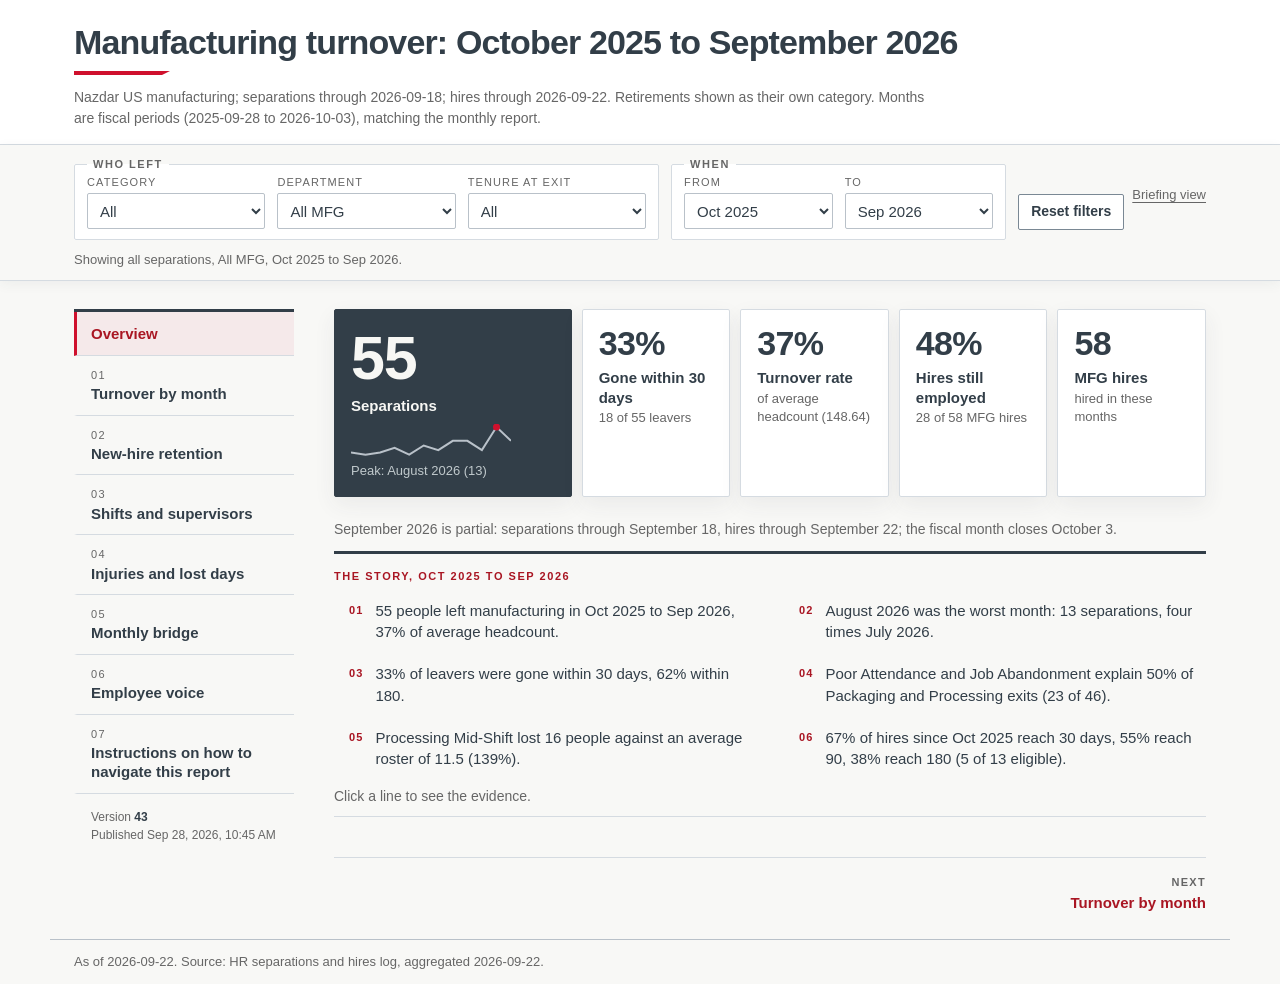
<file: index.html>
<!DOCTYPE html>
<html lang="en">
<head>
<meta charset="utf-8">
<meta name="viewport" content="width=device-width, initial-scale=1">
<title>Manufacturing turnover: October 2025 to September 2026</title>
<link rel="icon" href="data:image/svg+xml,%3Csvg xmlns=%27http://www.w3.org/2000/svg%27 viewBox=%270 0 16 16%27%3E%3Cpath fill=%27%23CF102D%27 d=%27M0 0h16v12L12 16H0z%27/%3E%3C/svg%3E">
<link rel="stylesheet" href="styles.css?v=4fff184">
</head>
<body>
<a id="top"></a>
<header class="page-header">
  <div class="wrap">
    <h1>Manufacturing turnover: October 2025 to September 2026</h1>
    <div class="cut" aria-hidden="true"></div>
    <p id="basis" class="basis"></p>
  </div>
</header>

<div class="filterbar" role="region" aria-label="Filters">
  <div class="wrap filters">
    <fieldset class="filter-group population">
      <legend>Who left</legend>
      <label>Category
        <select id="f-cat">
          <option>All</option><option>Voluntary</option><option>Involuntary</option><option>Retirement</option>
        </select>
      </label>
      <label>Department
        <select id="f-dept">
          <option>All MFG</option><option>Packaging</option><option>Processing</option><option value="SG&amp;A">Nazdar SG&amp;A (comparison)</option>
        </select>
      </label>
      <label>Tenure at exit
        <select id="f-tenure">
          <option>All</option><option>0-30 days</option><option>31-90 days</option><option>91-180 days</option><option>Over 180 days</option>
        </select>
      </label>
    </fieldset>
    <fieldset class="filter-group window">
      <legend>When</legend>
      <label>From <select id="f-m0"></select></label>
      <label>To <select id="f-m1"></select></label>
    </fieldset>
    <div class="filter-actions">
      <button type="button" id="btn-reset" class="btn">Reset filters</button>
      <a id="to-concept" class="view-switch" href="concept/">Briefing view</a>
    </div>
  </div>
  <p id="selection" class="wrap selection" aria-live="polite"></p>
</div>

<div class="layout wrap">
<nav class="tabs" aria-label="Sections">
  <a href="#overview" data-tab="s0"><span>Overview</span></a>
  <a href="#turnover" data-tab="s1"><small>01</small><span>Turnover by month</span></a>
  <a href="#retention" data-tab="s2"><small>02</small><span>New-hire retention</span></a>
  <a href="#shifts" data-tab="s3"><small>03</small><span>Shifts and supervisors</span></a>
  <a href="#injuries" data-tab="s7"><small>04</small><span>Injuries and lost days</span></a>
  <a href="#bridge" data-tab="s5"><small>05</small><span>Monthly bridge</span></a>
  <a href="#voice" data-tab="s4"><small>06</small><span>Employee voice</span></a>
  <a href="#instructions" data-tab="s6"><small>07</small><span>Instructions on how to navigate this report</span></a>
  <p class="stamp">Version <strong class="stamp-v">43</strong><br>Published <span class="stamp-t">Sep 28, 2026, 10:45 AM</span></p>
</nav>
<main>
  <section id="s0" class="panel-tab">
    <div class="kpis" id="kpis" aria-label="Key figures"></div>
    <p class="caption" id="kpi-note"></p>
    <div class="story" id="story" aria-label="The story"></div>
  </section>

  <section id="s1" class="panel-tab">
    <h2 data-n="01">Turnover by month</h2>
    <p class="scope">Responds to every filter above. Turnover % = separations in the month ÷ start-of-month headcount for the selected department. All MFG includes Plant Administration, Warehouse MFG and Quality Control MFG, the manufacturing departments outside Packaging and Processing. Nazdar SG&amp;A is there to compare against, with the same charts.</p>
    <figure id="c11"></figure>
    <figure id="c12"></figure>
    <figure id="c13"></figure>
    <figure id="t14"></figure>
    <figure id="t15"></figure>
  </section>

  <section id="s2" class="panel-tab">
    <h2 data-n="02">New-hire retention by cohort</h2>
    <p class="scope">Nazdar MFG hires in the From and To months above, or Nazdar SG&amp;A for comparison. Use the two selectors below to narrow it.</p>
    <p class="callout" id="ret-tie" aria-live="polite"></p>
    <div class="filters local">
      <label>Scope <select id="f2-scope"><option value="all">All MFG</option><option value="frontline">Packaging + Processing</option><option value="sga">Nazdar SG&amp;A</option></select></label>
      <label>Hire source <select id="f2-source"><option>All</option></select></label>
    </div>
    <figure id="t21"></figure>
    <figure id="c22"></figure>
    <p class="caption" id="ret-def"></p>
  </section>

  <section id="s3" class="panel-tab">
    <h2 data-n="03">Departures against headcount, by shift and supervisor</h2>
    <p class="scope">All categories, in the From and To months above. The Department filter adds the reason columns in the shift table. The supervisor view always covers the whole period.</p>
    <figure id="t31"></figure>
    <figure id="t32"></figure>
    <figure id="c32"></figure>
    <details id="t33">
      <summary>Show supervisor view</summary>
      <div class="details-body"></div>
    </details>
  </section>

  <section id="s7" class="panel-tab">
    <h2 data-n="04">Injuries and time on the job</h2>
    <p class="scope" id="s7-scope"></p>
    <div class="injury-lead" id="h7" aria-live="polite"></div>
    <figure id="c74"></figure>
    <h3>Injuries, lost days and turnover by month</h3>
    <div class="kpis four" id="k7" aria-label="Workers' comp key figures"></div>
    <figure id="c71"></figure>
    <figure id="c71s"></figure>
    <p class="callout" id="r7"></p>
    <figure id="c72"></figure>
    <figure id="t73"></figure>
  </section>

  <section id="s5" class="panel-tab">
    <h2 data-n="05">Monthly bridge</h2>
    <p class="scope">All categories, in the From and To months above. Transfers are tracked separately and are not in the hire and separation lists used here; the last column shows the difference they and timing make.</p>
    <figure id="t51a"></figure>
    <figure id="t51b"></figure>
    <figure id="c52"></figure>
  </section>

  <section id="s4" class="panel-tab">
    <h2 data-n="06">What employees are telling us</h2>
    <div id="s4-body" class="panel"></div>
  </section>

  <section id="s6" class="panel-tab">
    <h2 data-n="07">Instructions on how to navigate this report</h2>
    <div class="howto">
      <h3>1. The filters at the top change the charts</h3>
      <ul class="notes">
        <li><strong>Who left:</strong> pick the category (voluntary, involuntary, retirement), the department (All MFG, Packaging, Processing, or Nazdar SG&amp;A to compare), and tenure at exit (time on the job when they left).</li>
        <li><strong>When:</strong> pick the From and To months.</li>
        <li><strong>Reset filters</strong> puts everything back to the default.</li>
      </ul>
      <h3>2. The menu on the left has one section per question</h3>
      <ul class="notes">
        <li><strong>Overview:</strong> start here. The key numbers and the story in six lines. Click a line to jump to its evidence.</li>
        <li><strong>01 Turnover by month:</strong> separations by month, department, category and time on the job, with the reasons.</li>
        <li><strong>02 New-hire retention:</strong> how many new hires stayed 30, 90 and 180 days, by hire month and hire source.</li>
        <li><strong>03 Shifts and supervisors:</strong> departures against team size by shift. The supervisor view opens under the charts.</li>
        <li><strong>04 Injuries and lost days:</strong> injuries by time on the job, and injuries and lost days against turnover. This is the only section that reaches back to January 2024; its two date buttons change only its headline and the chart under it.</li>
        <li><strong>05 Monthly bridge:</strong> hires, departures and headcount month by month.</li>
        <li><strong>06 Employee voice:</strong> what exit codes and the listening sessions say.</li>
        <li><strong>07 This page:</strong> how to use the report, and how the numbers are worked out.</li>
      </ul>
      <h3>3. Reading the charts</h3>
      <ul class="notes">
        <li><strong>Hover</strong> over any bar to see the exact number.</li>
        <li><strong>Click:</strong> on some charts, clicking a bar filters the page to it.</li>
        <li><strong>Skim:</strong> each chart has a one-line takeaway above it. <strong>Show as table</strong> under a chart lists its numbers.</li>
      </ul>
      <h3>4. Good to know</h3>
      <ul class="notes">
        <li><strong>The link keeps your view.</strong> Copy the address bar and send it; the other person sees the same section and filters.</li>
        <li><strong>Briefing view:</strong> the small link next to Reset filters shows the same data on one screen.</li>
        <li><strong>Print or save as PDF</strong> from your browser's menu. Every section prints, one per page.</li>
        <li><strong>Version number:</strong> under the menu. It changes each time the data is updated.</li>
      </ul>
    </div>
    <h3>Basis note: how the numbers are worked out</h3>
    <p id="s6-body" class="panel"></p>
    <h3>Notes on the data</h3>
    <ul id="notes" class="notes"></ul>
  </section>
</main>
</div>

<p class="print-foot" aria-hidden="true"></p>
<footer class="wrap">
  <p id="footer-line"></p>
  <p class="stamp stamp-footer">Version <strong class="stamp-v">43</strong>, published <span class="stamp-t">Sep 28, 2026, 10:45 AM</span></p>
</footer>

<script src="vendor/chart.umd.js"></script>
<script src="data/data.js?v=4fff184"></script>
<script src="app.js?v=4fff184"></script>
</body>
</html>
</file>
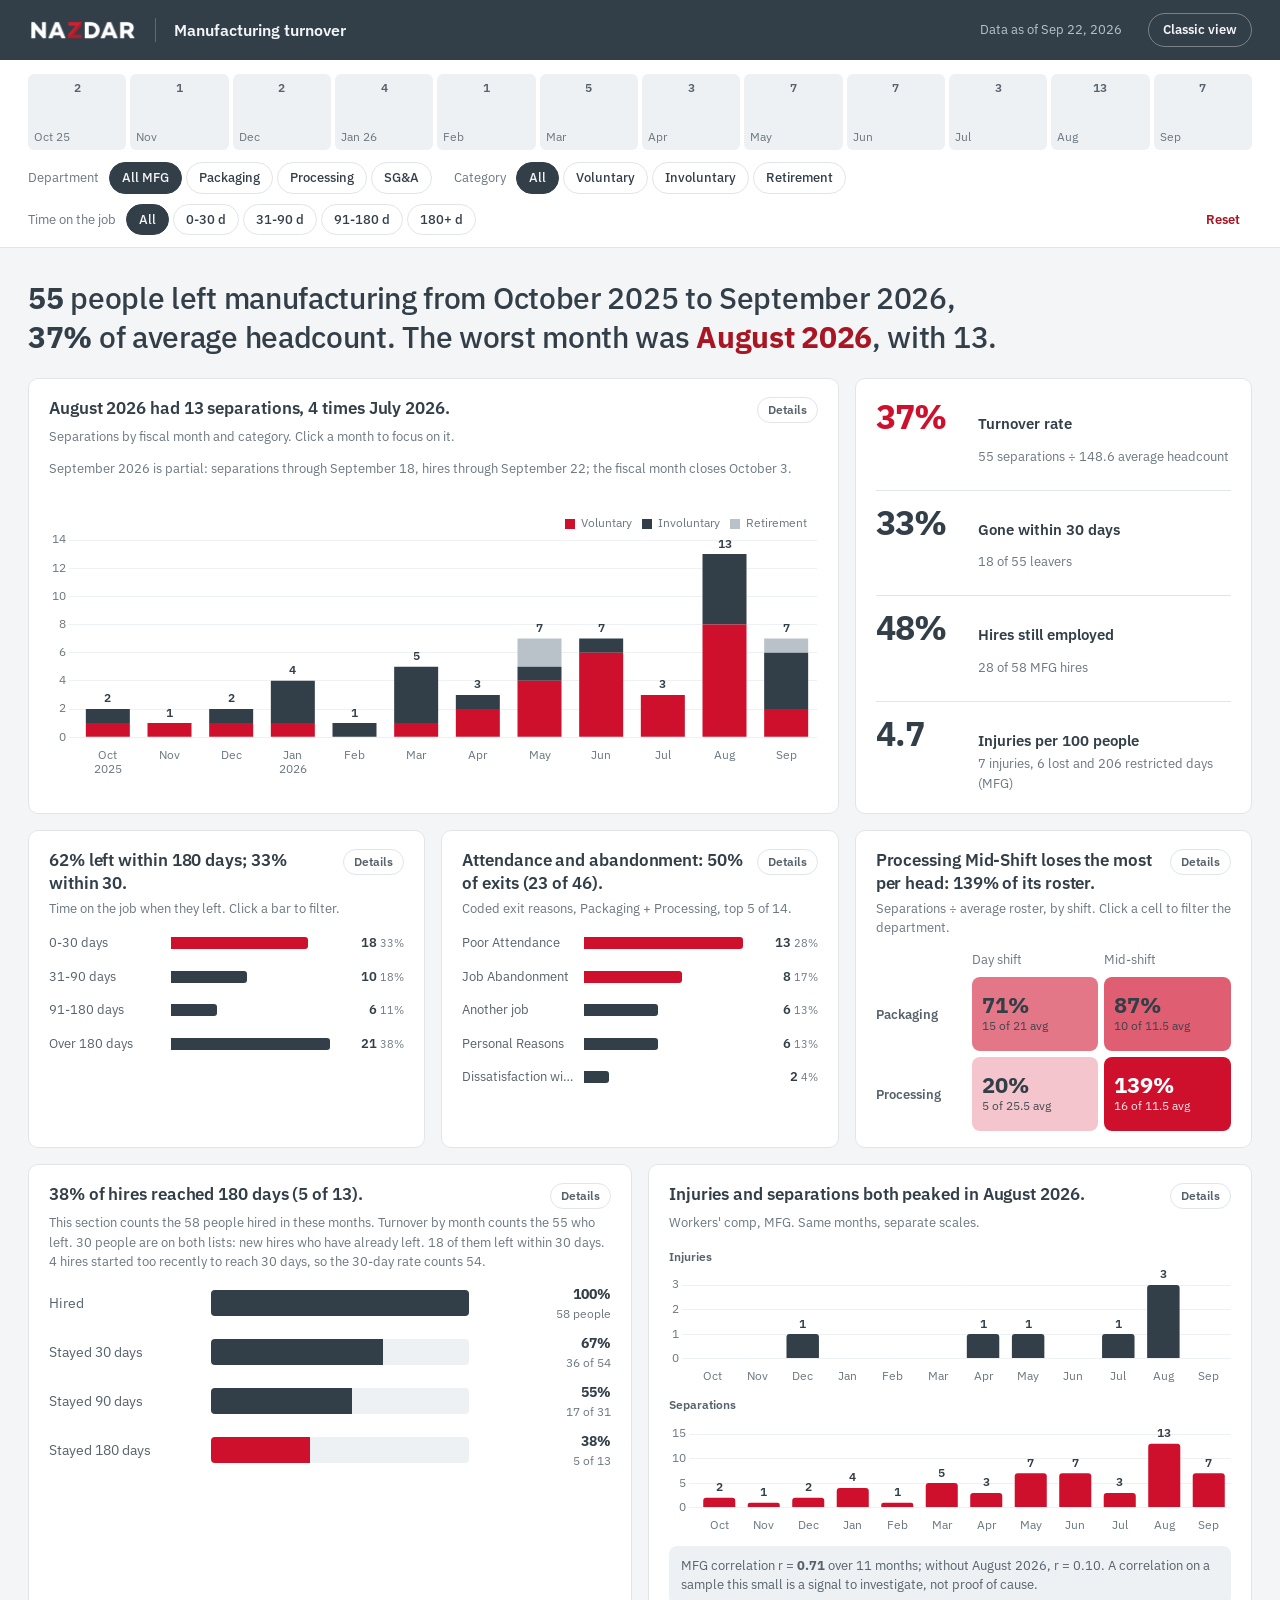
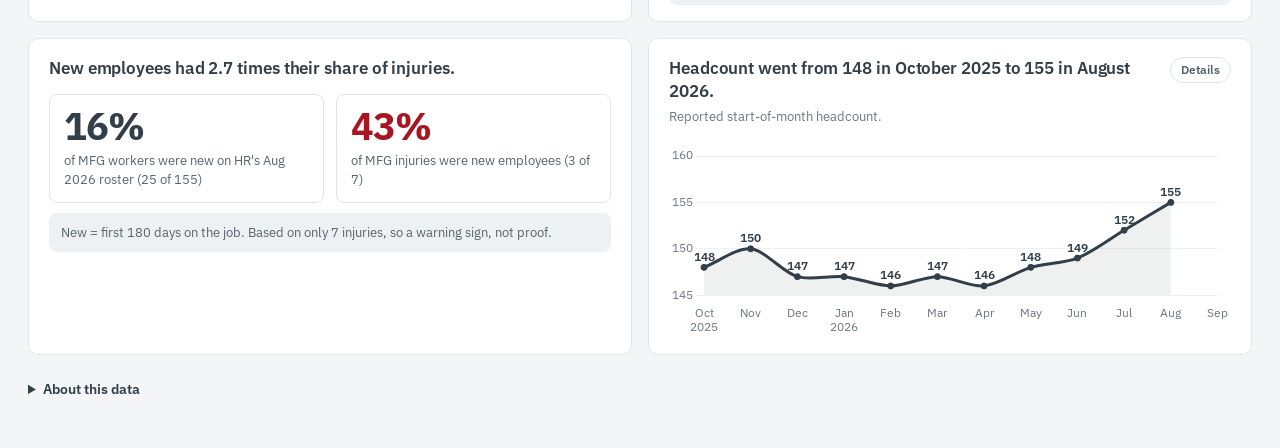
<file: concept/index.html>
<!DOCTYPE html>
<html lang="en">
<head>
<meta charset="utf-8">
<meta name="viewport" content="width=device-width, initial-scale=1">
<title>Manufacturing turnover briefing (concept)</title>
<link rel="icon" href="data:image/svg+xml,%3Csvg xmlns=%27http://www.w3.org/2000/svg%27 viewBox=%270 0 16 16%27%3E%3Crect width=%2716%27 height=%2716%27 fill=%27%23CF102D%27/%3E%3C/svg%3E">
<link rel="preconnect" href="https://fonts.googleapis.com">
<link rel="preconnect" href="https://fonts.gstatic.com" crossorigin>
<link rel="stylesheet" href="https://fonts.googleapis.com/css2?family=IBM+Plex+Sans:wght@400;500;600;700&display=swap">
<link rel="stylesheet" href="concept.css?v=4fff184">
</head>
<body>
<header class="topbar">
  <div class="wrap topbar-in">
    <img class="logo" src="nazdar-reversed.png" alt="Nazdar" width="1790" height="330">
    <span class="topbar-title">Manufacturing turnover</span>
    <span class="topbar-meta" id="asof"></span>
    <a class="view-switch" id="to-classic" href="../">Classic view</a>
  </div>
</header>

<section class="controls" aria-label="Filters">
  <div class="wrap">
    <div class="timeline" id="timeline" role="group" aria-label="Months: click one, or drag across several"></div>
    <div class="pillrows">
      <div class="pillrow" id="p-dept" role="group" aria-label="Department"></div>
      <div class="pillrow" id="p-cat" role="group" aria-label="Category"></div>
      <div class="pillrow" id="p-tenure" role="group" aria-label="Time on the job at exit"></div>
      <button type="button" class="reset" id="reset">Reset</button>
    </div>
  </div>
</section>

<main class="wrap">
  <p class="lede" id="lede" aria-live="polite"></p>

  <div class="grid">
    <article class="tile span-8" id="t-month">
      <header><h2 id="t-month-h"></h2><button type="button" class="more" data-detail="month">Details</button></header>
      <p class="hint">Separations by fiscal month and category. Click a month to focus on it.</p>
      <p class="hint" id="t-month-partial"></p>
      <div class="plot tall"><canvas id="c-month"></canvas></div>
    </article>

    <article class="tile span-4 stats" id="t-stats" aria-label="Key figures"></article>

    <article class="tile span-4" id="t-tenure">
      <header><h2 id="t-tenure-h"></h2><button type="button" class="more" data-detail="tenure">Details</button></header>
      <p class="hint">Time on the job when they left. Click a bar to filter.</p>
      <div class="bars" id="b-tenure"></div>
    </article>

    <article class="tile span-4" id="t-reasons">
      <header><h2 id="t-reasons-h"></h2><button type="button" class="more" data-detail="reasons">Details</button></header>
      <p class="hint" id="t-reasons-hint"></p>
      <div class="bars" id="b-reasons"></div>
    </article>

    <article class="tile span-4" id="t-shift">
      <header><h2 id="t-shift-h"></h2><button type="button" class="more" data-detail="shift">Details</button></header>
      <p class="hint">Separations ÷ average roster, by shift. Click a cell to filter the department.</p>
      <div class="heat" id="h-shift"></div>
    </article>

    <article class="tile span-6" id="t-retention">
      <header><h2 id="t-retention-h"></h2><button type="button" class="more" data-detail="retention">Details</button></header>
      <p class="hint" id="t-retention-hint">Hires in the selected months, and how many stayed each milestone (of those employed long enough to count).</p>
      <div class="funnel" id="f-retention"></div>
    </article>

    <article class="tile span-6" id="t-injury">
      <header><h2 id="t-injury-h"></h2><button type="button" class="more" data-detail="injury">Details</button></header>
      <p class="hint" id="t-injury-hint"></p>
      <div class="twin">
        <div><span class="twin-l">Injuries</span><div class="plot short"><canvas id="c-inj"></canvas></div></div>
        <div><span class="twin-l">Separations</span><div class="plot short"><canvas id="c-sep"></canvas></div></div>
      </div>
      <p class="note" id="t-injury-r"></p>
    </article>

    <article class="tile span-6" id="t-newinj">
      <header><h2 id="t-newinj-h"></h2></header>
      <div class="vs" id="t-newinj-vs"></div>
      <p class="note" id="t-newinj-n"></p>
    </article>

    <article class="tile span-6" id="t-bridge">
      <header><h2 id="t-bridge-h"></h2><button type="button" class="more" data-detail="bridge">Details</button></header>
      <p class="hint">Reported start-of-month headcount.</p>
      <div class="plot mid"><canvas id="c-hc"></canvas></div>
    </article>
  </div>

  <details class="about">
    <summary>About this data</summary>
    <p id="about-basis"></p>
    <ul id="about-notes"></ul>
  </details>
</main>

<div class="scrim" id="scrim" hidden></div>
<aside class="drawer" id="drawer" aria-hidden="true" aria-labelledby="drawer-h" role="dialog">
  <header><h2 id="drawer-h"></h2><button type="button" class="close" id="drawer-close" aria-label="Close details">Close</button></header>
  <div id="drawer-body"></div>
</aside>

<script>window.TURNOVER_NO_UI = true;</script>
<script src="../vendor/chart.umd.js"></script>
<script src="../data/data.js?v=4fff184"></script>
<script src="../app.js?v=4fff184"></script>
<script src="concept.js?v=4fff184"></script>
</body>
</html>
</file>
<file: styles.css>
/* Nazdar brand kit (2023 guide + extended layer). Web fallback ladder: Campton, Arial, Helvetica. */
:root {
  /* Brand layer (2023 guide) */
  --red: #CF102D;        /* Nazdar Red, PMS 186: fills, display, primary action. 5.58:1 on white */
  --red-dark: #A91623;   /* Nazdar Dark Red, PMS 187: brand text, links, hover. 7.43:1 on white */
  --text: #323E48;       /* Dark Gray, PMS 432: body text, header band. 10.95:1 on white */
  --muted: #666666;      /* Cool Gray: secondary text, captions. 5.74:1 on white */
  /* Extended layer: not in the guide, not approved as Nazdar standard */
  --n50: #F4F6F8;        /* neutral ramp, hue-matched to PMS 432 */
  --n100: #E9EDF0;
  --n200: #D5DBE1;
  --n300: #B9C1C9;
  --n500: #7A8894;
  --paper: #F8F8F6;      /* page background behind the white cards */
  --card: #FFFFFF;
  --tint: #EEF0EF;       /* note boxes, hover rows */
  --red-tint: #F5E9EA;   /* active tab, callouts */
  --on-dark: #F7F7F4;    /* text on the Dark Gray hero card. 10.3:1 */
  --on-dark-muted: #C0C9CC; /* secondary text on the hero card. 6.9:1 */
  --shadow: 0 8px 22px rgba(50, 62, 72, .07);
}
* { box-sizing: border-box; }
html { scroll-behavior: smooth; }
body {
  margin: 0;
  font-variant-numeric: tabular-nums;
  font-family: Campton, Arial, Helvetica, sans-serif;
  font-size: 16px;
  line-height: 1.55;
  color: var(--text);
  background: var(--paper);
}
.wrap { max-width: 1180px; margin: 0 auto; padding: 0 24px; }
h1 { font-size: 31px; font-weight: 700; letter-spacing: -0.02em; line-height: 1.1; margin: 0 0 8px; }
h2 { font-size: 25px; font-weight: 700; letter-spacing: -0.01em; line-height: 1.15; margin: 56px 0 8px; }
h3 { font-size: 20px; font-weight: 500; margin: 20px 0 8px; }
a { color: var(--red-dark); }
a:hover { color: var(--red); }

/* Header: light and compact, so the dark hero KPI stays the one heavy element. The one diagonal-cut rule per piece sits under the headline. */
.page-header { padding: 24px 0 16px; background: var(--card); border-bottom: 1px solid var(--n200); }
.page-header h1 { margin: 0 0 10px; font-size: clamp(26px, 3vw, 34px); letter-spacing: -0.025em; }
.cut { width: 96px; height: 4px; background: var(--red); margin: 0 0 12px; clip-path: polygon(0 0, 100% 0, calc(100% - 8px) 100%, 0 100%); }
.basis { max-width: 860px; color: var(--muted); font-size: 14px; line-height: 1.45; margin: 0; }
/* Version stamp: written by tools/bump.sh on every push, so viewers can tell which build they are looking at. */
.stamp { margin: 14px 0 0 17px; color: var(--muted); font-size: 12px; line-height: 1.5; }
.stamp strong { color: var(--text); }
.stamp-footer { display: none; margin: 8px 0 0; }

/* Filter bar */
.filterbar {
  position: sticky; top: 0; z-index: 10;
  background: var(--paper); border-bottom: 1px solid var(--n200); box-shadow: 0 3px 12px rgba(50, 62, 72, .06);
  padding: 14px 0 10px;
}
.filters { display: flex; flex-wrap: wrap; gap: 8px 16px; align-items: end; }
.filterbar .filters { gap: 12px; align-items: stretch; }
.filter-group { display: flex; flex-wrap: wrap; gap: 8px 12px; align-items: end; align-content: flex-end; min-width: 0; margin: 0; padding: 6px 12px 10px; border: 1px solid var(--n200); border-radius: 2px; background: var(--card); }
.filter-group.population { flex: 3 1 480px; }
.filter-group.window { flex: 1 1 300px; }
.filter-group legend { padding: 0 6px; color: var(--muted); font-size: 11px; font-weight: 700; letter-spacing: .14em; line-height: 1; text-transform: uppercase; }
.filter-group label { flex: 1 1 120px; }
.filters label { display: flex; flex-direction: column; font-size: 11px; font-weight: 500; text-transform: uppercase; letter-spacing: 0.1em; line-height: 1.2; gap: 4px; color: var(--muted); }
.filters select { font: inherit; font-size: 15px; text-transform: none; letter-spacing: 0; height: 36px; padding: 4px 8px; border: 1px solid var(--n300); border-radius: 2px; background: var(--card); color: var(--text); min-width: 0; width: 100%; cursor: pointer; }
.filters select:hover { border-color: var(--text); }
.filters.local { margin: 12px 0 16px; padding: 10px 12px; border: 1px solid var(--n200); background: var(--tint); }
.filters.local label { flex: 0 1 220px; }
.filter-actions { display: flex; gap: 8px; align-items: end; padding-bottom: 10px; }
.btn { font: inherit; font-size: 14px; font-weight: 700; min-height: 36px; padding: 6px 12px; border: 1px solid var(--n500); border-radius: 2px; background: var(--card); color: var(--text); cursor: pointer; }
.btn:hover { background: var(--n100); border-color: var(--text); }
.btn-primary { background: var(--red); border-color: var(--red); color: #fff; }
.btn-primary:hover { background: var(--red-dark); border-color: var(--red-dark); }
.btn:focus-visible, select:focus-visible, summary:focus-visible { outline: 2px solid var(--red-dark); outline-offset: 2px; }
.selection { margin: 10px auto 0; font-size: 13px; color: var(--muted); }

/* KPIs */
.kpis { display: grid; grid-template-columns: 1.6fr repeat(4, 1fr); gap: 10px; margin: 28px 0 22px; }
.kpi { background: var(--card); border: 1px solid var(--n200); border-radius: 2px; padding: 16px; box-shadow: var(--shadow); }
.kpi .v { font-size: 34px; font-weight: 700; letter-spacing: -0.02em; line-height: 1.05; white-space: nowrap; }
.kpi.hero { position: relative; overflow: hidden; background: var(--text); border-color: var(--text); color: var(--on-dark); }
.kpi.hero .v { font-size: 61px; color: var(--on-dark); }
.kpi.hero .l { color: var(--on-dark); }
.kpi .l { font-size: 15px; font-weight: 700; line-height: 1.3; color: var(--text); margin-top: 6px; }
.kpi .sub { font-size: 13px; line-height: 1.4; color: var(--muted); margin-top: 2px; }
.kpi.hero .sub { color: var(--on-dark-muted); }

/* Layout: left tabs, one panel at a time */
.layout { display: grid; grid-template-columns: 220px 1fr; gap: 40px; align-items: start; }
.layout > main { min-width: 0; }
.tabs { position: sticky; top: calc(var(--fb, 132px) + 16px); display: flex; flex-direction: column; margin-top: 28px; border-top: 3px solid var(--text); }
.tabs a { display: flex; flex-direction: column; gap: 2px; padding: 12px 12px 11px 14px; border-left: 3px solid transparent; border-bottom: 1px solid var(--n200); color: var(--text); text-decoration: none; font-size: 15px; font-weight: 700; line-height: 1.3; }
.tabs a small { font-size: 11px; font-weight: 500; letter-spacing: 0.12em; color: var(--muted); }
.tabs a:hover { background: var(--tint); color: var(--red-dark); }
.tabs a[aria-current="page"] { border-left-color: var(--red); background: var(--red-tint); color: var(--red-dark); }
.tabs a[aria-current="page"] small { color: var(--red-dark); }
.panel-tab { display: none; }
.panel-tab.active { display: block; }
.panel-tab > h2 { padding-bottom: 12px; border-bottom: 1px solid var(--n200); font-size: clamp(24px, 3vw, 32px); letter-spacing: -0.025em; }
.panel-tab > h2:first-child { margin-top: 30px; }
.pager { display: flex; justify-content: space-between; gap: 16px; margin: 40px 0 24px; padding-top: 16px; border-top: 1px solid var(--n200); }
.pager a { font-size: 15px; font-weight: 700; text-decoration: none; }
.pager a span { display: block; font-size: 11px; letter-spacing: 0.12em; text-transform: uppercase; color: var(--muted); }
.pager a.next { text-align: right; margin-left: auto; }

/* Story */
.story { border-top: 3px solid var(--text); border-bottom: 1px solid var(--n200); padding: 16px 0 10px; margin: 0 0 8px; }
.kicker { font-size: 11px; font-weight: 700; text-transform: uppercase; letter-spacing: 0.14em; line-height: 1.2; color: var(--red-dark); margin: 0 0 8px; }
.story ol { list-style: none; margin: 0; padding: 0; counter-reset: story; display: grid; grid-template-columns: 1fr 1fr; gap: 4px 28px; }
.story li { counter-increment: story; }
.story button { font: inherit; font-size: 15px; line-height: 1.45; text-align: left; color: var(--text); background: none; border: 0; border-left: 3px solid transparent; padding: 8px 12px; width: 100%; cursor: pointer; display: flex; gap: 12px; }
.story button::before { content: counter(story, decimal-leading-zero); font-size: 11px; font-weight: 700; letter-spacing: 0.1em; color: var(--red-dark); padding-top: 3px; }
.story button:hover { border-left-color: var(--red); background: var(--tint); }
.story button:focus-visible { outline: 2px solid var(--red-dark); outline-offset: 2px; }
.story .caption { margin: 8px 0 0; }

/* Chips */
.selection { display: flex; flex-wrap: wrap; gap: 8px; align-items: center; }
.chip { font: inherit; font-size: 13px; font-weight: 700; line-height: 1.2; padding: 4px 8px; border: 1px solid var(--n500); border-radius: 2px; background: var(--card); color: var(--text); cursor: pointer; }
.chip:hover { border-color: var(--red); color: var(--red-dark); }
.chip-all { border-color: transparent; background: none; text-decoration: underline; padding-left: 0; color: var(--red-dark); }
.spark { display: block; margin-top: 8px; }

/* Figures: each chart or table is a white card with a short red tick at the top left. */
.scope, .caption { color: var(--muted); font-size: 14px; line-height: 1.45; margin: 4px 0 12px; }
.scope { max-width: 860px; margin: 0 0 8px; font-size: 14px; }
figure { position: relative; overflow: hidden; margin: 20px 0; padding: 18px 20px 14px; background: var(--card); border: 1px solid var(--n200); border-radius: 2px; box-shadow: var(--shadow); }
figure .takeaway { max-width: 780px; font-size: 18px; font-weight: 700; line-height: 1.3; margin: 0 0 4px; }
figure .caption { max-width: 880px; font-size: 13px; margin: 0 0 8px; }
.chartbox { position: relative; height: 310px; margin-top: 12px; }
.chartbox.tall { height: 250px; }
.tbl-toggle { font-size: 12px; min-height: 30px; margin-top: 10px; padding: 4px 8px; }
.chart-table { display: none; }
.chart-table.open { display: block; }

/* Tables */
table { border-collapse: collapse; width: 100%; font-size: 13px; line-height: 1.45; margin: 8px 0; }
th, td { padding: 9px 10px; border-bottom: 1px solid var(--n200); text-align: right; white-space: nowrap; font-weight: 400; }
th:first-child, td:first-child { text-align: left; }
thead th { background: var(--n100); font-size: 12px; font-weight: 700; position: sticky; top: 0; }
tbody tr:hover td, tbody tr:hover th { background: var(--tint); }
tbody tr.total td, tbody tr.total th { font-weight: 700; border-top: 2px solid var(--text); }
.table-scroll { overflow-x: auto; }
.matrix th.grp { text-align: center; border-left: 1px solid var(--n200); }
.matrix td.tot { font-weight: 500; border-right: 1px solid var(--n200); }
.matrix td:empty::after { content: '·'; color: var(--n300); }
.injury-lead { margin: 8px 0 4px; }
.injury-lead .lead-stat { font-size: 24px; line-height: 1.25; font-weight: 700; margin: 14px 0 12px; }
.seg { display: inline-flex; flex-wrap: wrap; border: 1px solid var(--n500); border-radius: 2px; overflow: hidden; }
.seg-label { display: block; font-size: 12px; font-weight: 700; text-transform: uppercase; letter-spacing: .04em; color: var(--muted); margin-bottom: 4px; }
.seg-label em { font-style: normal; font-weight: 400; text-transform: none; letter-spacing: 0; }
.seg-btn { font: inherit; font-size: 13px; font-weight: 700; padding: 6px 12px; border: 0; background: var(--card); color: var(--text); cursor: pointer; text-align: left; line-height: 1.25; }
.seg-btn + .seg-btn { border-left: 1px solid var(--n500); }
.seg-btn small { display: block; font-weight: 400; color: var(--muted); }
.seg-btn[aria-pressed="true"] { background: var(--text); color: var(--on-dark); }
.seg-btn[aria-pressed="true"] small { color: var(--on-dark-muted); }
.vs { display: grid; grid-template-columns: repeat(2, minmax(0, 1fr)); gap: 12px; max-width: 560px; }
.vs div { border: 1px solid var(--n200); border-radius: 2px; padding: 12px 14px; background: var(--card); }
.vs b { display: block; font-size: 40px; line-height: 1; letter-spacing: -0.02em; }
.vs span { display: block; margin-top: 6px; font-size: 14px; }
.vs .hot { border-left: 4px solid var(--red); }
.vs .hot b { color: var(--red-dark); }
.callout { background: var(--red-tint); border-left: 3px solid var(--red); padding: 8px 12px; margin: 12px 0 2px; font-size: 14px; font-weight: 500; }
.na { color: var(--muted); font-size: 13px; cursor: help; border-bottom: 1px dotted var(--muted); }
.swatch { display: inline-block; width: 10px; height: 10px; border-radius: 2px; margin-right: 8px; vertical-align: middle; }

details { border: 1px solid var(--n200); border-radius: 2px; padding: 10px 14px; margin: 16px 0; background: var(--card); }
summary { cursor: pointer; font-weight: 700; color: var(--red-dark); }
.details-body { margin-top: 8px; }
.panel { background: var(--card); border: 1px solid var(--n200); border-radius: 2px; padding: 16px 20px; box-shadow: var(--shadow); }
.placeholder { border: 1px dashed var(--n500); border-radius: 2px; padding: 12px 16px; background: var(--paper); }
.totop { display: inline-block; font-size: 14px; margin-top: 8px; }
footer { margin: 24px auto 32px; font-size: 13px; line-height: 1.45; color: var(--muted); border-top: 1px solid var(--n300); padding-top: 12px; }
footer ul { padding-left: 20px; }

/* Motion. Each section rises in when its tab opens (display none to block restarts the animation),
   the KPI cards and story lines arrive in sequence, and cards lift on hover. The entrance slides but never
   fades: a paused or throttled page (background tab, preview, slow laptop) freezes mid-animation, and a
   fade would leave the evidence invisible there. Off for reduced-motion users, below. */
@keyframes rise { from { transform: translateY(18px); } to { transform: none; } }
@keyframes draw { from { stroke-dashoffset: 1; } to { stroke-dashoffset: 0; } }
@keyframes pop { 0% { transform: scale(0); } 70% { transform: scale(1.5); } 100% { transform: scale(1); } }
@keyframes grow { from { transform: scaleX(0); } to { transform: scaleX(1); } }
.panel-tab.active > * { animation: rise .5s cubic-bezier(.2, .7, .2, 1) both; }
.panel-tab.active > :nth-child(2) { animation-delay: .06s; }
.panel-tab.active > :nth-child(3) { animation-delay: .12s; }
.panel-tab.active > :nth-child(4) { animation-delay: .18s; }
.panel-tab.active > :nth-child(5) { animation-delay: .24s; }
.panel-tab.active > :nth-child(n+6) { animation-delay: .3s; }
.panel-tab.active .kpi { animation: rise .5s cubic-bezier(.2, .7, .2, 1) both; }
.panel-tab.active .kpi:nth-child(2) { animation-delay: .08s; }
.panel-tab.active .kpi:nth-child(3) { animation-delay: .16s; }
.panel-tab.active .kpi:nth-child(4) { animation-delay: .24s; }
.panel-tab.active .kpi:nth-child(5) { animation-delay: .32s; }
.panel-tab.active .story li { animation: rise .45s cubic-bezier(.2, .7, .2, 1) both; animation-delay: calc(.35s + var(--i, 0) * .07s); }
.story li:nth-child(1) { --i: 0; } .story li:nth-child(2) { --i: 1; } .story li:nth-child(3) { --i: 2; }
.story li:nth-child(4) { --i: 3; } .story li:nth-child(5) { --i: 4; } .story li:nth-child(6) { --i: 5; }
.cut { transform-origin: left; animation: grow .6s .15s cubic-bezier(.2, .7, .2, 1) both; }
.spark-line { stroke-dasharray: 1; animation: draw 1.1s .3s ease-out both; }
.spark-peak { transform-box: fill-box; transform-origin: center; animation: pop .45s 1.3s ease-out both; }
.kpi, figure, .panel, details { transition: transform .2s ease, box-shadow .2s ease, border-color .2s ease; }
.kpi:hover, figure:hover { transform: translateY(-2px); box-shadow: 0 14px 30px rgba(50, 62, 72, .12); border-color: var(--n300); }
.kpi.hero:hover { border-color: var(--text); }
.tabs a, .story button, .chip, .btn, .filters select { transition: background-color .18s ease, color .18s ease, border-color .18s ease, padding .18s ease, transform .18s ease; }
.tabs a:hover { transform: translateX(3px); }
.story button:hover { padding-left: 16px; }
.btn:hover { transform: translateY(-1px); }
.chip { animation: rise .3s ease-out both; }
.filter-group:focus-within { border-color: var(--red); }
@media (prefers-reduced-motion: reduce) {
  *, *::before, *::after { animation: none !important; transition: none !important; }
  html { scroll-behavior: auto; }
}

@media (max-width: 1080px) {
  .kpis { grid-template-columns: 1.4fr repeat(2, 1fr); }
  .kpi.hero { grid-row: span 2; }
}
@media (max-width: 900px) {
  .wrap { padding: 0 20px; }
  .layout { display: block; }
  .tabs { position: static; flex-direction: row; overflow-x: auto; border-top: 0; border-bottom: 1px solid var(--n200); margin: 8px 0 0; }
  .tabs a { flex: 0 0 auto; border-left: 0; border-bottom: 3px solid transparent; margin: 0; padding: 8px 12px; }
  .tabs a[aria-current="page"] { border-bottom-color: var(--red); }
  .tabs .stamp { display: none; }
  .stamp-footer { display: block; }
  .story ol { grid-template-columns: 1fr; }
  .kpis { grid-template-columns: 1fr 1fr; }
  .kpi.hero { grid-column: span 2; grid-row: auto; }
}
@media (max-width: 640px) {
  .wrap { padding: 0 16px; }
  .filterbar { position: static; }
  .filterbar .filters { display: block; }
  .filter-group { margin-bottom: 8px; }
  .filter-actions { padding-bottom: 0; justify-content: flex-end; }
  .kpi.hero .v { font-size: 49px; }
  .kpi .v { font-size: 28px; }
  figure { padding: 14px 12px 10px; }
  figure .takeaway { font-size: 16px; }
  .chartbox { height: 260px; }
}

.howto h3 { margin-top: 20px; }
.howto .notes li { margin-bottom: 6px; }
.print-foot { display: none; }
@media print {
  .panel-tab { display: block !important; break-before: page; }
  .panel-tab:first-of-type { break-before: auto; }
  .tabs, .filterbar, .pager, .seg, .seg-label { display: none !important; }
  .layout { display: block; }
  figure, .kpis, table { break-inside: avoid; }
  .print-foot { display: block; position: fixed; bottom: 0; left: 0; right: 0; font-size: 9px; color: #666; padding: 2px 0; background: #fff; }
  body { padding-bottom: 20px; }
  *, *::before, *::after { animation: none !important; transition: none !important; }
  body { background: #fff; }
  .page-header { border-bottom: 2px solid var(--text); }
  .kpi.hero { background: #fff; color: var(--text); }
  .kpi.hero .v { color: var(--red); }
  .kpi.hero .l { color: var(--text); }
  figure, .kpi, .panel { box-shadow: none; }
  .filterbar { position: static; box-shadow: none; background: #fff; }
  .btn, .totop, .tbl-toggle, .chip, .story .caption, .tabs, .pager { display: none !important; }
  .layout { display: block; }
  .panel-tab { display: block !important; }
  .story button { cursor: default; }
  .chart-table { display: block !important; }
  details { border: none; padding: 0; }
  details > summary { display: none; }
  details:not([open]) > .details-body { display: block; }
  section, figure { break-inside: avoid; }
  .chartbox { height: 280px; }
  body { font-size: 12.5px; }
  h2 { break-after: avoid; }
}

/* Section 04 key figures: four equal tiles, no hero. */
.kpis.four { grid-template-columns: repeat(4, 1fr); margin-top: 20px; }
.kpis.four .kpi .v { font-size: 32px; }
@media (max-width: 900px) { .kpis.four { grid-template-columns: 1fr 1fr; } }
/* Data notes live in the Basis note section, not under every tab. */
.notes { margin: 0; padding-left: 20px; color: var(--muted); font-size: 14px; line-height: 1.5; max-width: 860px; }
.notes li + li { margin-top: 8px; }
/* Counts beside a rate inside one table cell: "68% (36 of 53)". */
.cnt { color: var(--muted); font-size: 12px; }

/* Switch to the briefing view (concept/), carrying the same filters */
/* A quiet text link, not a button: the classic view is the main one. */
.view-switch { align-self: center; font-size: 13px; color: var(--muted); text-decoration: underline; text-underline-offset: 3px; white-space: nowrap; }
.view-switch:hover { color: var(--red-dark); }
</file>
<file: concept/concept.css>
/* Concept: a one-screen briefing. Keeps Nazdar's colors and approved logo; layout, type and controls are new.
   Radius system: 10px tiles, 999px pills and buttons, nothing else rounded. */
:root {
  --red: #CF102D;        /* Nazdar Red: the one accent. 5.58:1 on white */
  --red-dark: #A91623;   /* Nazdar Dark Red: red text. 7.43:1 on white */
  --ink: #323E48;        /* Nazdar Dark Gray: text and the top bar. 10.95:1 on white */
  --ink-2: #56626C;      /* secondary text. 6.3:1 on white */
  --muted: #6B7780;      /* hints and axis text. 4.7:1 on white */
  --line: #E1E5E8;
  --faint: #EEF1F3;
  --bg: #F4F5F6;         /* page, a cool near-white */
  --panel: #FFFFFF;
  --on-ink: #F4F5F6;     /* text on the top bar. 10.2:1 */
  --on-ink-2: #B9C2C9;   /* secondary text on the top bar. 6.6:1 */
  --radius: 10px;
}
* { box-sizing: border-box; }
html { -webkit-text-size-adjust: 100%; }
body { margin: 0; background: var(--bg); color: var(--ink); font-family: "IBM Plex Sans", Arial, Helvetica, sans-serif; font-size: 15px; line-height: 1.5; font-variant-numeric: tabular-nums; }
.wrap { max-width: 1360px; margin: 0 auto; padding: 0 28px; }
button { font: inherit; color: inherit; }
:focus-visible { outline: 2px solid var(--red-dark); outline-offset: 2px; }

/* Top bar */
.topbar { background: var(--ink); color: var(--on-ink); }
.topbar-in { display: flex; align-items: center; gap: 18px; height: 60px; }
.logo { height: 20px; width: auto; }
.topbar-title { padding-left: 18px; border-left: 1px solid rgba(255, 255, 255, .22); font-weight: 600; font-size: 16px; }
.topbar-meta { margin-left: auto; color: var(--on-ink-2); font-size: 13px; }

/* Controls: month timeline + pill rows. Sticky so filters stay in reach. */
.controls { position: sticky; top: 0; z-index: 20; background: var(--panel); border-bottom: 1px solid var(--line); padding: 14px 0 12px; }
.timeline { display: grid; grid-template-columns: repeat(12, 1fr); gap: 4px; user-select: none; touch-action: none; }
.tl-cell { position: relative; display: flex; flex-direction: column; justify-content: flex-end; height: 76px; padding: 24px 6px 4px; border: 0; border-radius: 6px; background: var(--faint); cursor: pointer; transition: background-color .15s ease; }
.tl-cell:hover { background: #E4E8EB; }
/* bar height is a share of whatever space the cell has, so it scales on phones too */
.tl-plot { flex: 1; display: flex; align-items: flex-end; min-height: 0; }
.tl-cell .tl-bar { width: 100%; min-height: 3px; background: #AEB8C0; border-radius: 3px 3px 0 0; transition: height .35s cubic-bezier(.2, .7, .2, 1), background-color .15s ease; }
.tl-cell .tl-n { position: absolute; top: 5px; left: 0; right: 0; text-align: center; font-size: 12px; font-weight: 600; color: var(--ink-2); }
.tl-cell .tl-m { margin-top: 4px; font-size: 12px; color: var(--muted); text-align: center; white-space: nowrap; }
/* Red only marks a chosen subset; with every month selected the strip stays neutral. */
.timeline:not(.all) .tl-cell[aria-pressed="true"] { background: #FBE7EA; }
.timeline:not(.all) .tl-cell[aria-pressed="true"] .tl-bar { background: var(--red); }
.timeline.all .tl-bar { background: var(--ink); }
.timeline:not(.all) .tl-cell[aria-pressed="true"] .tl-n, .timeline:not(.all) .tl-cell[aria-pressed="true"] .tl-m { color: var(--red-dark); }
.pillrows { display: flex; flex-wrap: wrap; align-items: center; gap: 10px 22px; margin-top: 12px; }
.pillrow { display: flex; flex-wrap: wrap; align-items: center; gap: 4px; }
.pillrow .pl { margin-right: 6px; font-size: 13px; color: var(--muted); }
.pill { padding: 5px 12px; border: 1px solid var(--line); border-radius: 999px; background: var(--panel); font-size: 13px; font-weight: 500; cursor: pointer; transition: background-color .15s ease, border-color .15s ease, color .15s ease; }
.pill:hover { border-color: #C3CAD0; }
.pill[aria-pressed="true"] { background: var(--ink); border-color: var(--ink); color: var(--on-ink); }
.reset { margin-left: auto; padding: 5px 12px; border: 0; border-radius: 999px; background: none; color: var(--red-dark); font-size: 13px; font-weight: 600; cursor: pointer; }
.reset:hover { background: #FBE7EA; }

/* Lede: the whole selection in one sentence */
.lede { max-width: 980px; margin: 30px 0 22px; font-size: clamp(22px, 2.4vw, 30px); line-height: 1.3; font-weight: 500; letter-spacing: -.01em; }
.lede strong { font-weight: 700; }
.lede .hl { color: var(--red-dark); font-weight: 700; }

/* Tile grid */
.grid { display: grid; grid-template-columns: repeat(12, 1fr); gap: 16px; }
.span-4 { grid-column: span 4; } .span-6 { grid-column: span 6; } .span-8 { grid-column: span 8; } .span-12 { grid-column: span 12; }
.tile { min-width: 0; padding: 18px 20px 16px; background: var(--panel); border: 1px solid var(--line); border-radius: var(--radius); }
.tile > header { display: flex; align-items: flex-start; gap: 12px; }
.tile h2 { flex: 1; margin: 0; font-size: 17px; font-weight: 600; line-height: 1.35; letter-spacing: -.005em; }
.more { flex: none; padding: 3px 10px; border: 1px solid var(--line); border-radius: 999px; background: var(--panel); color: var(--ink-2); font-size: 12px; font-weight: 600; cursor: pointer; }
.more:hover { border-color: var(--ink-2); color: var(--ink); }
.hint { margin: 4px 0 12px; color: var(--muted); font-size: 13px; }
.note { margin: 10px 0 0; padding: 10px 12px; border-radius: 8px; background: var(--faint); color: var(--ink-2); font-size: 13px; }
.plot { position: relative; height: 240px; }
.plot.tall { height: 290px; } .plot.mid { height: 200px; } .plot.short { height: 120px; }

/* Key figures */
.stats { display: grid; grid-template-rows: repeat(4, 1fr); padding: 6px 20px; }
.stat { display: grid; grid-template-columns: auto 1fr; align-items: baseline; gap: 2px 14px; padding: 14px 0; border-bottom: 1px solid var(--line); }
.stat:last-child { border-bottom: 0; }
.stat .v { grid-row: span 2; font-size: 34px; font-weight: 700; letter-spacing: -.02em; line-height: 1; min-width: 88px; }
.stat .l { font-weight: 600; }
.stat .s { color: var(--muted); font-size: 13px; }
.stat.lead .v { color: var(--red); }

/* New employees against injuries */
.vs { display: grid; grid-template-columns: 1fr 1fr; gap: 12px; margin-top: 14px; }
.vs div { padding: 12px 14px; border: 1px solid var(--line); border-radius: 8px; }
.vs b { display: block; font-size: 38px; line-height: 1; letter-spacing: -.02em; }
.vs span { display: block; margin-top: 6px; color: var(--ink-2); font-size: 13px; }
.vs .hot b { color: var(--red-dark); }

/* Horizontal bars (tenure, reasons) */
.bars { display: grid; gap: 8px; }
.bar { display: grid; grid-template-columns: 112px 1fr 64px; align-items: center; gap: 10px; padding: 3px 0; border: 0; background: none; text-align: left; font-size: 13px; }
button.bar { cursor: pointer; border-radius: 6px; }
button.bar:hover { background: var(--faint); }
button.bar[aria-pressed="true"] .bar-l { color: var(--red-dark); font-weight: 700; }
.bar-l { color: var(--ink-2); overflow: hidden; text-overflow: ellipsis; white-space: nowrap; }
.bar-t { display: block; height: 12px; }
.bar-f { display: block; height: 100%; border-radius: 0 3px 3px 0; background: var(--ink); transform-origin: left; animation: grow .5s cubic-bezier(.2, .7, .2, 1) both; }
.bar-f.hot { background: var(--red); }
.bar-v { text-align: right; font-weight: 600; }
.bar-v small { color: var(--muted); font-weight: 400; }

/* Shift heat grid */
.heat { display: grid; grid-template-columns: 90px 1fr 1fr; gap: 6px; font-size: 13px; }
.heat .hh { color: var(--muted); align-self: end; padding-bottom: 2px; }
.heat .hr { color: var(--ink-2); align-self: center; font-weight: 600; }
.cell { display: flex; flex-direction: column; justify-content: center; min-height: 74px; padding: 8px 10px; border: 0; border-radius: 8px; text-align: left; cursor: pointer; transition: transform .15s ease; }
.cell:hover { transform: translateY(-1px); }
.cell b { font-size: 22px; line-height: 1.1; }
.cell span { font-size: 12px; opacity: .9; }
.cell[aria-pressed="true"] { outline: 2px solid var(--ink); outline-offset: 2px; }
.empty { padding: 18px; border-radius: 8px; background: var(--faint); color: var(--ink-2); }

/* Retention funnel */
.funnel { display: grid; gap: 10px; }
.step { display: grid; grid-template-columns: 150px 1fr 130px; align-items: center; gap: 12px; font-size: 14px; }
.step-l { color: var(--ink-2); }
.step-t { display: block; height: 26px; background: var(--faint); border-radius: 4px; overflow: hidden; }
.step-f { display: block; height: 100%; background: var(--ink); transform-origin: left; animation: grow .6s cubic-bezier(.2, .7, .2, 1) both; }
.step:last-child .step-f { background: var(--red); }
.step-v { text-align: right; font-weight: 700; }
.step-v small { display: block; color: var(--muted); font-weight: 400; font-size: 12px; }

/* Injuries twin charts */
.twin { display: grid; grid-template-rows: auto auto; gap: 6px; }
.twin-l { font-size: 12px; font-weight: 600; color: var(--ink-2); }

/* About */
.about { margin: 24px 0 48px; color: var(--ink-2); font-size: 14px; }
.about summary { cursor: pointer; font-weight: 600; color: var(--ink); }
.about ul { padding-left: 20px; }

/* Details drawer */
.scrim { position: fixed; inset: 0; z-index: 40; background: rgba(50, 62, 72, .35); }
.drawer { position: fixed; top: 0; right: 0; bottom: 0; z-index: 50; width: min(640px, 100%); padding: 20px 24px 32px; overflow-y: auto; background: var(--panel); box-shadow: -18px 0 40px rgba(50, 62, 72, .18); transform: translateX(100%); visibility: hidden; transition: transform .28s cubic-bezier(.2, .7, .2, 1), visibility 0s .28s; }
.drawer.open { transform: none; visibility: visible; transition: transform .28s cubic-bezier(.2, .7, .2, 1), visibility 0s; }
.drawer > header { display: flex; align-items: flex-start; gap: 12px; margin-bottom: 12px; }
.drawer h2 { flex: 1; margin: 0; font-size: 19px; }
.close { padding: 5px 12px; border: 1px solid var(--line); border-radius: 999px; background: var(--panel); font-size: 13px; font-weight: 600; cursor: pointer; }
.drawer p { color: var(--ink-2); font-size: 13px; }
table { width: 100%; border-collapse: collapse; font-size: 13px; }
th, td { padding: 8px 8px; border-bottom: 1px solid var(--line); text-align: right; white-space: nowrap; }
th:first-child, td:first-child { text-align: left; }
thead th { color: var(--muted); font-weight: 600; font-size: 12px; }
tbody tr.total td { font-weight: 700; border-top: 2px solid var(--ink); }
.na { color: var(--muted); border-bottom: 1px dotted var(--muted); cursor: help; }

/* Entrance: tiles slide up in sequence. Slide only, never fade, so a paused page never hides content. */
@keyframes rise { from { transform: translateY(16px); } to { transform: none; } }
@keyframes grow { from { transform: scaleX(0); } to { transform: scaleX(1); } }
.tile { animation: rise .5s cubic-bezier(.2, .7, .2, 1) both; }
.tile:nth-child(2) { animation-delay: .05s; } .tile:nth-child(3) { animation-delay: .1s; } .tile:nth-child(4) { animation-delay: .15s; }
.tile:nth-child(5) { animation-delay: .2s; } .tile:nth-child(6) { animation-delay: .25s; } .tile:nth-child(7) { animation-delay: .3s; } .tile:nth-child(8) { animation-delay: .35s; }

@media (max-width: 1100px) {
  .span-4 { grid-column: span 6; } .span-8 { grid-column: span 12; }
  #t-stats { grid-column: span 12; grid-template-rows: none; grid-template-columns: repeat(2, 1fr); column-gap: 24px; }
  #t-stats .stat:nth-last-child(2) { border-bottom: 0; }
}
@media (max-width: 720px) {
  .wrap { padding: 0 16px; }
  .topbar-title { display: none; }
  .span-4, .span-6, .span-8, .span-12 { grid-column: span 12; }
  #t-stats { grid-template-columns: 1fr; }
  .timeline { grid-template-columns: repeat(6, 1fr); }
  .tl-cell { height: 66px; padding-top: 22px; }
  .controls { position: static; }
  .step { grid-template-columns: 110px 1fr 90px; }
  .bar { grid-template-columns: 96px 1fr 56px; }
}
@media (prefers-reduced-motion: reduce) { *, *::before, *::after { animation: none !important; transition: none !important; } }
@media print { .controls, .more, .reset { display: none; } .tile { break-inside: avoid; } body { background: #fff; } }

/* Link back to the classic dashboard, same filters */
.view-switch { margin-left: 8px; padding: 6px 14px; border: 1px solid rgba(255, 255, 255, .35); border-radius: 999px; color: var(--on-ink); font-size: 13px; font-weight: 600; text-decoration: none; }
.view-switch:hover { background: rgba(255, 255, 255, .12); }
@media (max-width: 720px) { .topbar-meta { display: none; } .view-switch { margin-left: auto; } }
</file>
